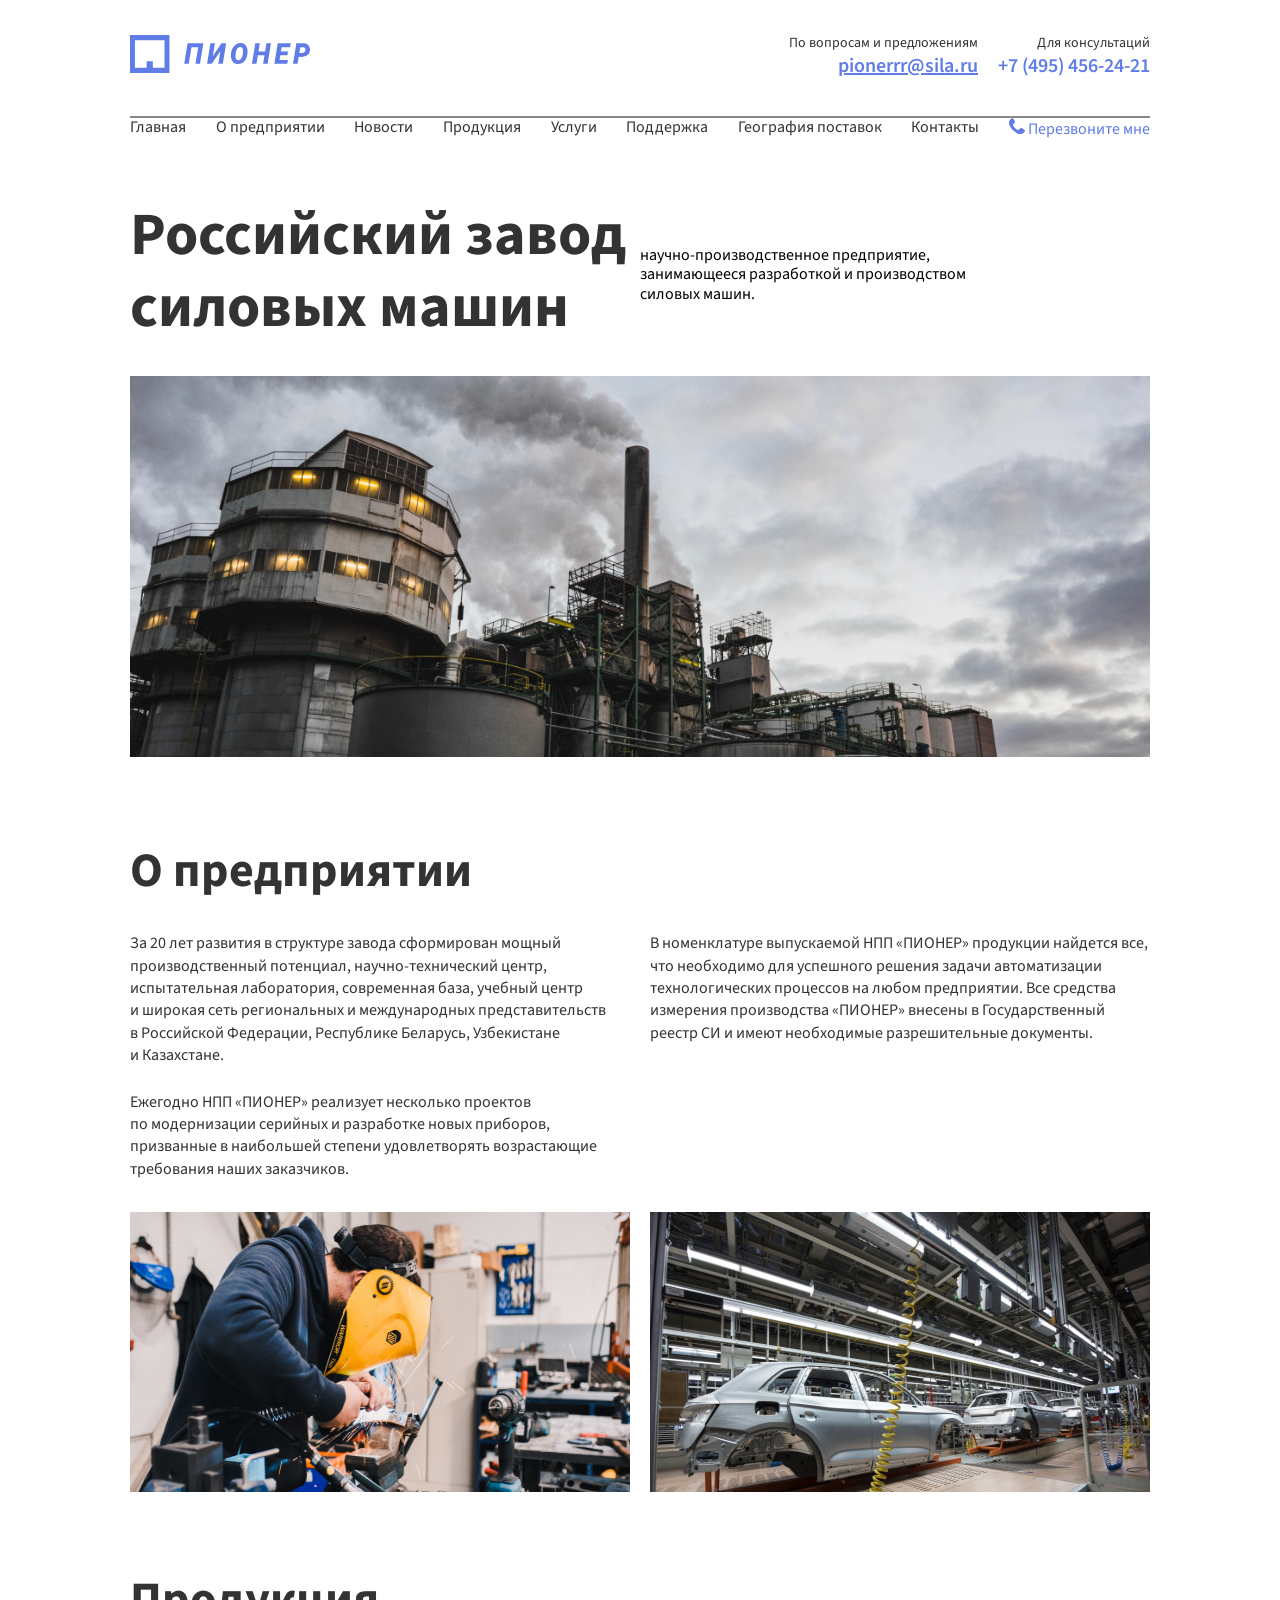
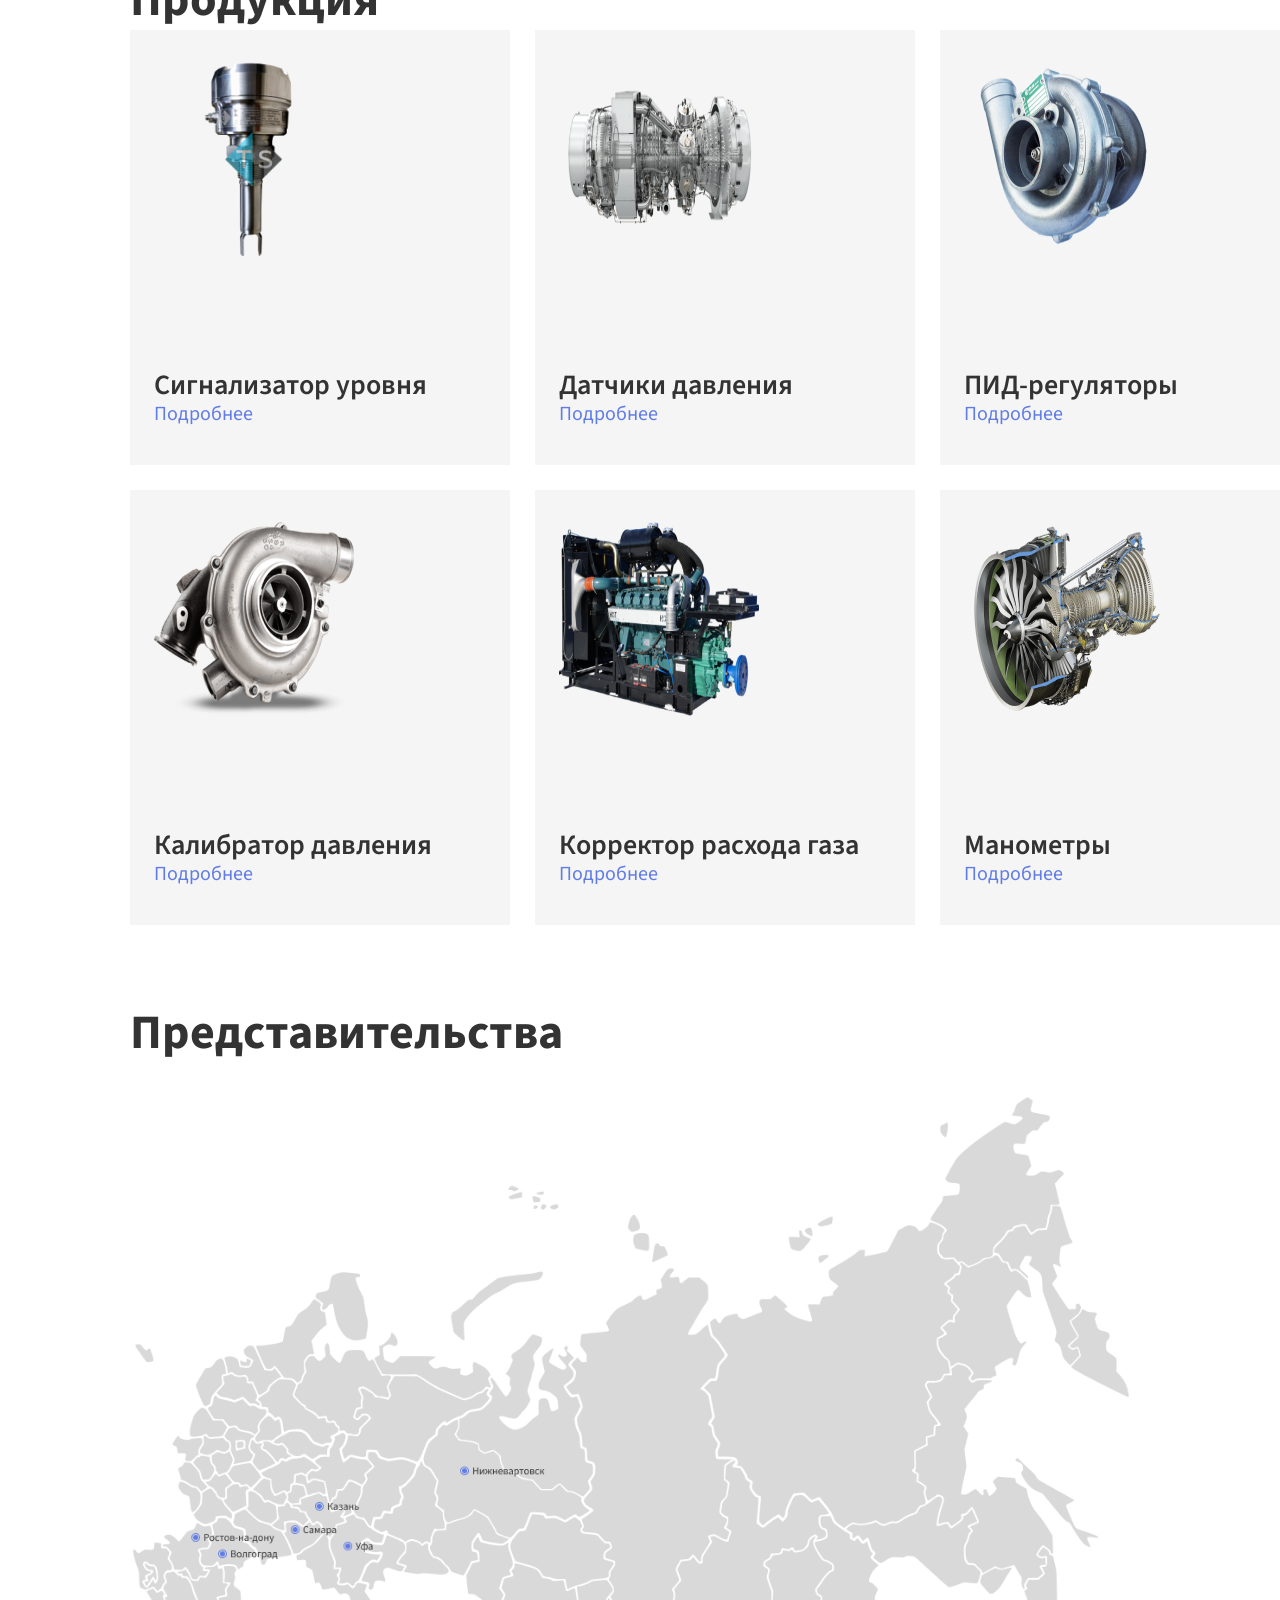
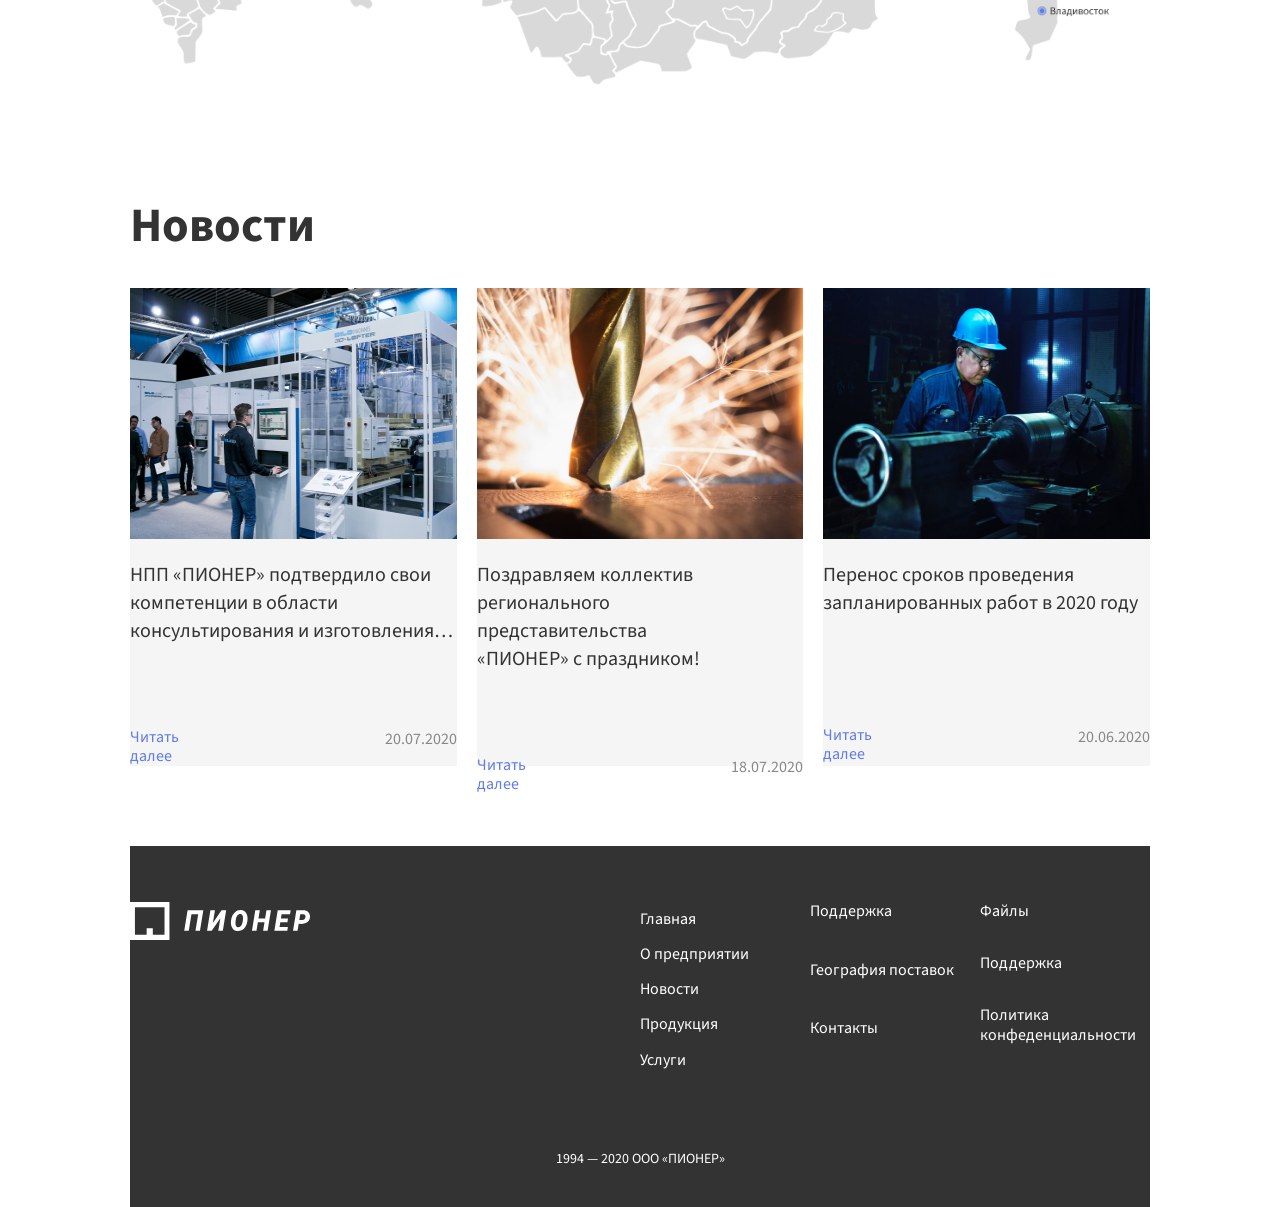
<file: src/index.html>
<!DOCTYPE html>
<html lang="en">
  <head>
    <meta charset="UTF-8" />
    <meta name="viewport" content="width=device-width, initial-scale=1.0" />
    <link rel="stylesheet" href="./css/style.css" />
    <link rel="preconnect" href="https://fonts.googleapis.com" />
    <link rel="preconnect" href="https://fonts.gstatic.com" crossorigin />
    <link
      href="https://fonts.googleapis.com/css2?family=Source+Sans+3:ital,wght@0,200..900;1,200..900&display=swap"
      rel="stylesheet"
    />
    <title>Pioner</title>
  </head>
  <body>
    <header>
      <div class="container">
        <div class="logo_email_divider">
          <img class="logo_header" src="./public/logo_header.svg" alt="Logo" />
          <div class="contact_header">
            <div class="email_number_divider">
              <div class="email_divider">
                <p class="email_contact">По вопросам и предложениям</p>
                <a class="email" href="email" type="email">pionerrr@sila.ru</a>
              </div>
              <div class="number_contact">
                <p class="consultant_text">Для консультаций</p>
                <a class="number" href="tel:+7 (495) 456-24-21"
                  >+7 (495) 456-24-21</a
                >
              </div>
            </div>
          </div>
        </div>
        <div class="container">
          <div class="header_line"></div>
        </div>
        <div class="container">
          <nav class="nav_header">
            <a class="link_header" href="#">Главная</a>
            <a class="link_header" href="#">О предприятии</a>
            <a class="link_header" href="#">Новости</a>
            <a class="link_header" href="#">Продукция</a>
            <a class="link_header" href="#">Услуги</a>
            <a class="link_header" href="#">Поддержка</a>
            <a class="link_header" href="#">География поставок</a>
            <a class="link_header" href="#">Контакты</a>

            <div class="mobile_call_divider">
              <img class="call_svg" src="./public/phone.svg" alt="call_svg" />
              <a class="call_us_link" href="tel:+7 (495) 456-24-21"
                >Перезвоните мне</a
              >
            </div>
          </nav>
        </div>
      </div>
    </header>

    <main>
      <section class="main_section">
        <div class="container">
          <div class="fabrik_divider">
            <div class="fabrik_text_title">
              <div class="fabrik_mobile_divider_h1">
                <h1 class="fabrik_h1">Российский завод силовых машин</h1>
              </div>
              <div class="fabrik_p_divider_mobile" id="fabrik_p_divider_mobile">
                <p class="fabrik_p" id="fabrik_p">
                  научно-производственное предприятие, занимающееся разработкой
                  и производством силовых машин.
                </p>
              </div>
            </div>
          </div>

          <img
            class="fabrik_img"
            src="./public/ehud-neuhaus-wW5854gAm1c-unsplash 1.png"
            alt="fabrik"
          />

          <div class="about_the_company_divider">
            <h2 class="company_title">О предприятии</h2>
            <div class="company_info">
              <p class="company_text">
                За 20 лет развития в структуре завода сформирован мощный
                производственный потенциал, научно-технический центр,
                испытательная лаборатория, современная база, учебный центр
                и широкая сеть региональных и международных представительств
                в Российской Федерации, Республике Беларусь, Узбекистане
                и Казахстане.
              </p>
              <p class="company_text">
                В номенклатуре выпускаемой НПП «ПИОНЕР» продукции найдется все,
                что необходимо для успешного решения задачи автоматизации
                технологических процессов на любом предприятии. Все средства
                измерения производства «ПИОНЕР» внесены в Государственный реестр
                СИ и имеют необходимые разрешительные документы.
              </p>
              <p class="company_text_3">
                Ежегодно НПП «ПИОНЕР» реализует несколько проектов
                по модернизации серийных и разработке новых приборов, призванные
                в наибольшей степени удовлетворять возрастающие требования наших
                заказчиков.
              </p>
            </div>
          </div>
          <div class="fabric_info_img">
            <img
              class="fabric_img"
              src="./public/aurelien-romain-DB_q6rPFnBM-unsplash 1.jpg"
              alt="fabrik_img"
            />
            <img
              class="fabric_img"
              src="./public/carlos-aranda-QMjCzOGeglA-unsplash 1.jpg"
              alt="fabrik_img"
            />
          </div>

          <div class="products_info">
            <h2 class="products_title">Продукция</h2>
            <div class="product_info_img_group">
              <div class="product_card">
                <img
                  class="product_img"
                  src="./public/06c66ef48d3d590545623cb662541761 1.png"
                  alt="product_img"
                />
                <p class="productcard_text">Сигнализатор уровня</p>
                <a href="#" class="more_details_product">Подробнее</a>
              </div>
              <div class="product_card">
                <img
                  class="product_img"
                  src="./public/title-aero 1.png"
                  alt="product_img"
                />
                <p class="productcard_text">Датчики давления</p>
                <a href="#" class="more_details_product">Подробнее</a>
              </div>
              <div class="product_card">
                <img
                  class="product_img"
                  src="./public/kamaz(1).png"
                  alt="product_img"
                />
                <p class="productcard_text">ПИД-регуляторы</p>
                <a href="#" class="more_details_product">Подробнее</a>
              </div>
              <div class="product_card">
                <img
                  class="product_img"
                  src="./public/turbo.png"
                  alt="product_img"
                />
                <p class="productcard_text">Калибратор давления</p>
                <a href="#" class="more_details_product">Подробнее</a>
              </div>
              <div class="product_card">
                <img
                  class="product_img"
                  src="./public/main-slide-power.png"
                  alt="product_img"
                />
                <p class="productcard_text">Корректор расхода газа</p>
                <a href="#" class="more_details_product">Подробнее</a>
              </div>
              <div class="product_card">
                <img
                  class="product_img"
                  src="./public/engine.png"
                  alt="product_img"
                />
                <p class="productcard_text">Манометры</p>
                <a href="#" class="more_details_product">Подробнее</a>
              </div>
            </div>

            <div class="representative_offices">
              <h2 class="representative_offices_title">Представительства</h2>
              <img
                class="representative_offices_img"
                src="./public/map.png"
                alt="representative_offices_map"
              />
            </div>
            <div class="news_divider">
              <h2 class="news_title">Новости</h2>
              <div class="news_image_group">
                <div class="card">
                  <img
                    class="news_card_img"
                    src="./public/jonas-morgner-F7u5fL11Lt0-unsplash 1.jpg"
                    alt="news_img"
                  />
                  <p class="news_card_text">
                    НПП «ПИОНЕР» подтвердило свои компетенции в области<br />
                    консультирования и изготовления…
                  </p>
                  <div class="read_more_data">
                    <a class="read_more" href="#">Читать далее</a>
                    <p class="read_more_date">20.07.2020</p>
                  </div>
                </div>
                <div class="card">
                  <img
                    class="news_card_img"
                    src="./public/greg-rosenke-xoxnfVIE7Qw-unsplash 1.jpg"
                    alt="news_img"
                  />
                  <p class="news_card_text">
                    Поздравляем коллектив регионального<br />
                    представительства <br />«ПИОНЕР» с праздником!
                  </p>
                  <div class="read_more_data">
                    <a class="read_more" href="#">Читать далее</a>
                    <p class="read_more_date">18.07.2020</p>
                  </div>
                </div>
                <div class="card">
                  <img
                    class="news_card_img"
                    src="./public/rafael-juarez-hTUdXgbhd3o-unsplash 1.jpg"
                    alt="news_img"
                  />
                  <p class="news_card_text">
                    Перенос сроков проведения запланированных работ в 2020 году
                  </p>
                  <div class="read_more_data_3">
                    <a class="read_more" href="#">Читать далее</a>
                    <p class="read_more_date">20.06.2020</p>
                  </div>
                </div>
              </div>
            </div>
          </div>
        </div>
      </section>
    </main>
    <footer>
      <div class="container">
        <div class="footer_divider">
          <img
            class="footer_logo"
            src="./public/logo_footer.svg"
            alt="footer_logo"
          />
          <nav class="footer_nav">
            <div class="footer_link_1">
              <a class="footer_link" href="#">Главная</a>
              <a class="footer_link" href="#">О&nbsp;предприятии</a>
              <a class="footer_link" href="#">Новости</a>
              <a class="footer_link" href="#">Продукция</a>
              <a class="footer_link" href="#">Услуги</a>
            </div>

            <div class="footer_nav_2">
              <a class="footer_link_2" href="#">Поддержка</a>
              <a class="footer_link_2" href="#">География поставок</a>
              <a class="footer_link_2" href="#">Контакты</a>
            </div>
            <div class="footer_nav_3">
              <a class="footer_link_3" href="#">Файлы</a>
              <a class="footer_link_3" href="#">Поддержка</a>
              <a class="footer_link_3" href="#">Политика конфеденциальности</a>
            </div>
          </nav>
        </div>
        <p class="company_footer_text">1994 — 2020 ООО «ПИОНЕР»</p>
      </div>
    </footer>
  </body>
</html>
</file>
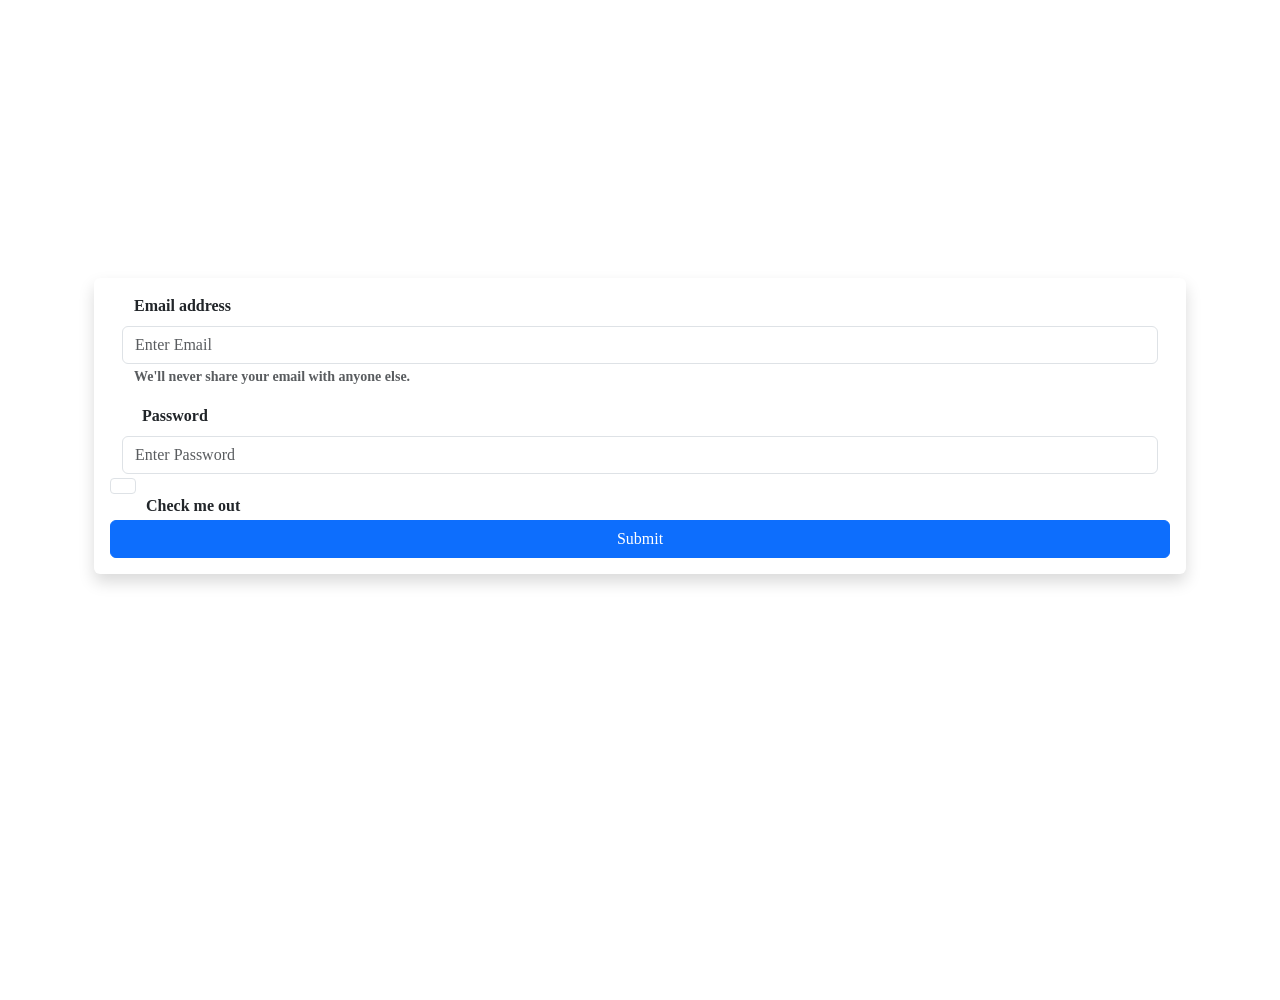
<file: play_video_site/login.html>
<!doctype html>
<html lang="en">
  <head>
    <meta charset="utf-8">
    <meta name="viewport" content="width=device-width, initial-scale=1">
    <title>Login</title>
    <link href="https://cdn.jsdelivr.net/npm/bootstrap@5.3.3/dist/css/bootstrap.min.css" rel="stylesheet" integrity="sha384-QWTKZyjpPEjISv5WaRU9OFeRpok6YctnYmDr5pNlyT2bRjXh0JMhjY6hW+ALEwIH" crossorigin="anonymous">
  </head>
  <style>   
    * {
    margin: 0 auto;
    padding: 0 auto;
    box-sizing: border-box;
}

body {
    font-family: "Source Sans 3", serif;
    font-optical-sizing: auto;
    font-weight: 600;
    font-style: normal;
    
    margin-bottom: 100px;
}
.header_divider_users{
    width: 100%;
    height: 40px;
    margin-top: 0;
}

.icon_text_divider{
    width: 100%;
    display: flex;
    justify-content:start;
    align-items: center;
    padding-top:20px;

}
.login_text_header{
    font-size: 18px;
    text-decoration: none;
    color: #ffffff;
    cursor: pointer;
}
.container {
    width: 100%;
}
.user_divider{
    width: 100%;
   justify-content: start;
   text-align: start;
   align-items: start;
}
.profile_img_divider {
    width: 20%;
    height: 20%;
    border-radius: 50%;
    object-fit: cover;
   margin-left: 20px;
   justify-content: start;
   align-items: start;
}

.profile_image {
    width: 100%;
    height: 100%;
    border-radius: 50%;
}

.profile_and_btn {
    display: flex;

}

.profile_info_divider {
    display: block;
    justify-content: start;
    align-items: start;
  

}

.edit_profile_btn_divider {
    display: flex;
    gap: 10px;
    margin-top: 10px;
    text-align: center;
}

.profile_edit_btn {
    height: 35px;
    border-radius: 10px;
    padding: 10px 20px;
    text-align: center;
    background: rgba(74, 74, 74, 0.925);
    color: #ffffff;
    font-size: 12px;
    font-weight: bold;
    align-items: center;
    justify-content: center;
    text-align: start;
    border: none;
    cursor: pointer;
}

.profile_name {
    font-size: 18px;
    text-decoration: none;
    color: black;
    font-weight: bold;
    cursor: pointer;
    line-height: 5px;
}

.name_and_icon {
    margin: 0;
    width: 100px;
    display: flex;
    cursor: pointer;
    justify-content: start;
    align-items: center;
    text-align: center;
}

.profile_info_text_divider {
    display: block;
    margin-left: 0;
}

.profile_info_text {
    font-size: 14px;
    display: block;
    margin: 5px 20px;
    font-weight: bold;
    
}
.news_input_profile{
    margin-top: 20px;
    margin-left: 20px;
}
label{
    margin-left: 20px;
}
.line_user{
    width: 100%;
    height: 1px;
    border: 1px solid #ccc;
    margin-top: 20px;
}
.post_wiew_number{
  width: 100%;
    justify-content: center;
    display: flex;
    font-size: 14px;
    text-align: center;
    align-items:center;
    margin-top: 10px;
}

.post_icon{
    width: 100%;
    display: flex;
    justify-content: center;
    align-items:center;
    margin-top: 10px;
}

.post_img_divider{
    width: 100%;
    margin-top: 10px;
    gap: 3px;
    display: grid;
    grid-template-columns: repeat(3,4fr);
    text-align: center;
    align-items: center;
}

.post_image{
    width:100%;
    height: 150px;
    object-fit: cover;
    
}


  </style>
  <body>

    <form class="container-sm" action="index.html" method="html">
        <div class="container-fluid form-group mb-3 w-100 d-flex justify-content-center align-items-center" style="min-height: 100vh;">
            <div class="container-fluid shadow p-3 mb-5 bg-white rounded">
        <div  class="container-fluid mb-3">
          <label class="container-fluid form-label form_login" for="exampleInputEmail1">Email address</label>
          <input class="container-fluid form-control form_login w-100" type="email" id="exampleInputEmail1" aria-describedby="emailHelp" placeholder="Enter Email" required>
          <small  id="emailHelp" class="container-fluid form-text text-muted">We'll never share your email with anyone else.</small>
        </div>
        <div class="container-fluid form-group">
          <label class="form-label form_login" for="exampleInputPassword1">Password</label>
          <input type="password" class="container-fluid form-control form_login w-100" style="width: 350px;" id="exampleInputPassword1" placeholder="Enter Password" required>
        </div>
        <div class="container-fluid form-check">
          <input type="checkbox" class="container-fluid form-check-input" id="exampleCheck1" required>
          <label class=" container-fluid" for="exampleCheck1">Check me out</label>
        </div>
        <button type="submit" class="container-fluid btn btn-primary">Submit</button>
      </div>
        </div>
      </form>
    <script src="https://cdn.jsdelivr.net/npm/@popperjs/core@2.11.8/dist/umd/popper.min.js" integrity="sha384-I7E8VVD/ismYTF4hNIPjVp/Zjvgyol6VFvRkX/vR+Vc4jQkC+hVqc2pM8ODewa9r" crossorigin="anonymous"></script>
    <script src="https://cdn.jsdelivr.net/npm/bootstrap@5.3.3/dist/js/bootstrap.min.js" integrity="sha384-0pUGZvbkm6XF6gxjEnlmuGrJXVbNuzT9qBBavbLwCsOGabYfZo0T0to5eqruptLy" crossorigin="anonymous"></script>
    <script src="https://cdn.jsdelivr.net/npm/bootstrap@5.3.3/dist/js/bootstrap.bundle.min.js" integrity="sha384-YvpcrYf0tY3lHB60NNkmXc5s9fDVZLESaAA55NDzOxhy9GkcIdslK1eN7N6jIeHz" crossorigin="anonymous"></script>
  </body>
</html>
</file>
<file: src/css/style.css>
* {
    margin: 0;
    padding: 0;
    box-sizing: border-box;
}

body {
    margin: 0 130px 0 130px;
    padding: 0 auto;
    font-family: "Source Sans 3", serif;
}

.container {
    width: 100%;
    margin: 0 auto;
}

.logo_header {
    height: 38px;
    margin: 35px 0 0 0;
}

.logo_email_divider {
    display: flex;
    justify-content: space-between;

}

.email_number_divider {
    margin: 35px 0 0 0;
    display: flex;
    column-gap: 20px;
    text-align: end;
}

.email_contact {
    font-size: 14px;
    font-weight: 400;
    line-height: 16.8px;
    text-align: right;
    color: #333333;
}

.email {
    font-size: 20px;
    font-weight: 600;
    line-height: 28.48px;
    text-align: right;
    text-decoration: underline;
    color: #607CE6;
}

.email:active {
    color: #333333;
}

.consultant_text {
    font-size: 14px;
    font-weight: 400;
    line-height: 16.8px;
    text-align: right;
    color: #333333;
}

.number {
    font-size: 20px;
    font-weight: 600;
    line-height: 28.48px;
    text-align: right;
    text-decoration: none;
    color: #607CE6;
}

.number:active {
    color: #333333;
}

.header_line {
    border: 1px solid #888888;
    margin: 36px 0 0 0;
}


.nav_header {
    display: flex;
    justify-content: space-between;
}




.link_header {
    text-decoration: none;
    font-size: 16px;
    line-height: 19.2px;
    color: #333333;


}

.link_header:active {
    color: #607CE6;

}

.call_svg {
    width: 16px;
    height: 16px;

}


.call_us_link:active {
    color: #333333;
}


.call_us_link {
    font-size: 16px;
    line-height: 19.2px;
    font-weight: 400;
    color: #607CE6;
    text-decoration: none;
}

.fabrik_text_title {
    display: grid;
    grid-template-columns: repeat(2, 2fr);
}

.fabrik_h1 {
    font-family: "Source Sans 3", serif;
    height: 144px;
    font-size: 60px;
    font-weight: 700;
    line-height: 72px;
    color: #333333;
    margin: 60px 0 0 0;
}

.fabrik_p {

    width: 379px;
    height: 94px;
    font-size: 16px;
    font-weight: 400;
    line-height: 19.2px;
    font-family: "Source Sans 3", serif;
    margin: 106px 0 0 0;
}

.fabrik_img {
    width: 100%;
    margin-top: 32px;

}

.company_title {
    font-size: 48px;
    line-height: 57.6px;
    font-weight: 700px;
    color: #333333;
    margin-top: 80px;
}

.company_info {
    display: grid;
    margin-top: 32px;
    grid-template-columns: repeat(2, 1fr);
    column-gap: 20px;
}



.company_text {
    font-size: 16px;
    line-height: 22.4px;
    font-weight: 400;
    color: #333333;
    font-family: "Source Sans 3", serif;
}

.company_text_3 {
    font-size: 16px;
    line-height: 22.4px;
    font-weight: 400;
    color: #333333;
    margin-top: 24px;
    font-family: "Source Sans 3", serif;
}

.fabric_info_img {
    display: grid;
    grid-template-columns: repeat(2, 1fr);
    column-gap: 20px;
    margin-top: 32px;
}

.fabric_img {
    width: 100%;
    height: 280px;
}

.products_title {
    font-size: 48px;
    font-weight: 700;
    line-height: 57.6px;
    color: #333333;
    margin-top: 80px;

}

.product_info_img_group {
    display: grid;
    grid-template-columns: repeat(3, 1fr);
    gap: 25px;
    width: 100%;

}

.product_img {
    width: 200px;
    height: 194px;
    margin: 32px 0 0 24px;
}

.product_card {
    width: 100%;
    background-color: #F5F5F5;
    width: 380px;
    height: 435px;
}

.productcard_text {
    font-size: 28px;
    font-weight: 600;
    line-height: 33.6px;
    color: #333333;
    margin: 107px 0 0 24px;
}

.more_details_product {
    font-size: 20px;
    font-weight: 400;
    line-height: 24px;
    color: #607CE6;
    text-decoration: none;
    margin: 12px 0 0 24px;
}

.representative_offices_title {
    font-size: 48px;
    font-weight: 700;
    line-height: 57.6px;
    color: #333333;
    margin-top: 80px;
}

.representative_offices_img {
    width: 100%;
    margin-top: 32px;
}

.news_title {
    font-size: 48px;
    line-height: 57.6px;
    font-weight: 700;
    color: #333333;
    margin-top: 80px;
}

.news_image_group {
    width: 100%;
    display: grid;
    grid-template-columns: repeat(3, 1fr);
    margin-top: 32px;
    column-gap: 20px;
}

.card {
    display: block;
    height: 478px;
    background-color: #F5F5F5;
}

.news_card_img {
    width: 100%;
    height: 251px;
}

.news_card_text {
    font-size: 20px;
    font-weight: 400;
    line-height: 28px;
    color: #333333;
    margin-top: 16px;
}

.read_more_data {
    display: flex;
    column-gap: 183px;
    margin-top: 83px;
    
}

.read_more {
    font-size: 16px;
    line-height: 19.2px;
    font-weight: 400;
    text-decoration: none;
    color: #607CE6;
}

.read_more_date {
    font-size: 16px;
    line-height: 22.4px;
    font-weight: 400;
    color: #888888;
    
}

.read_more_data_3 {
    display: flex;
    column-gap: 183px;
    margin-top: 109px;
}

footer {
    width: 100%;
    height: 361px;
    background-color: #333333;

}

.footer_divider {
    display: grid;
    grid-template-columns: repeat(2, 2fr);
    margin-top: 80px;
}

.footer_nav {
    display: grid;
    grid-template-columns: repeat(3, 5fr);
    margin-top: 56px;
}


.footer_link {
    font-size: 16px;
    font-weight: 400;
    color: #FFFFFF;
    text-decoration: none;
    line-height: 35.2px;

}

.footer_link_2 {
    font-size: 16px;
    font-weight: 400;
    color: #FFFFFF;
    text-decoration: none;
    line-height: 19.2px;

}

.footer_nav_3 {
    font-size: 16px;
    font-weight: 400;
    color: #FFFFFF;
    text-decoration: none;
    line-height: 19.2px;

}

.footer_link_1 {
    display: grid;
    grid-template-columns: repeat(5fr);
}

.footer_nav_2 {
    display: grid;
    grid-template-columns: repeat(3fr);
}

.footer_link_3 {
    display: block;
    text-decoration: none;
    font-size: 16px;
    line-height: 19.2px;
    font-weight: 400;
    color: #FFFFFF;

}

.footer_nav_3 {
    display: grid;
    grid-template-columns: repeat(3fr);
}

.footer_logo {
    margin-top: 56px;
}

.company_footer_text {
    font-size: 14px;
    line-height: 16.8px;
    font-weight: 400;
    color: #FFFFFF;
    text-align: center;
    margin-top: 73px;
}





/* ------------Tablet View------------ */
@media only screen and (min-width: 768px) and (max-width:1100px) {
    * {
        margin: 0;
        padding: 0;
        box-sizing: border-box;
    }

    body {
        font-family: "Source Sans 3", serif;
    }

    .container {
        width: 100%;

    }

    .logo_header {
        width: 100px;
        height: 50px;
        margin-top: 0;
    }

    .number_contact {
        margin-top: 10px;
    }

    .nav_header {
        display: grid;
        grid-template-columns: repeat(1, 8fr);
    }

    .email_number_divider {
        display: grid;
        grid-template-columns: repeat(1, 1fr);
        margin-top: 0;
    }

    .mobile_call_divider {
        display: flex;
        justify-content: end;
    }

    .link_header:active {
        color: #607CE6;
    }

    .header_line {
        margin-top: 0;
    }

    .fabrik_divider {
        display: block;
    }

    .fabrik_h1 {
        font-size: 25px;
        font-weight: bold;
        line-height: 35px;
    }

    .fabrik_p {
        font-size: 12px;
        line-height: 19.2px;
        font-weight: 400;
        justify-content: center;
        text-align: center;
        align-items: center;
    }

    .fabrik_img {
        width: 100%;
    }

    .company_title {
        line-height: 19.2px;
        font-size: 35px;
        font-weight: bold;
        text-align: center;
    }

    .fabric_info_img {
        display: grid;
        grid-template-columns: repeat(1, 1fr);
        margin-top: 30px;
        gap: 20px;
    }

    .product_img {
        justify-content: center;
    }

    .products_title {
        font-size: 35px;
        margin-top: 60px;
        text-align: center;
    }

    .product_info_img_group {
        display: grid;
        grid-template-columns: repeat(1, 1fr);
        margin-top: 32px;

    }

    .representative_offices_title {
        text-align: center;
        font-size: 35px;
        margin-top: 60px;
    }

    .representative_offices_img {
        width: 100%;
        margin-top: 32px;
    }

    .news_title {
        text-align: center;
        font-size: 35px;
        margin-top: 60px;
    }

    .news_image_group {
        display: grid;
        grid-template-columns: repeat(1, 1fr);
        gap: 20px;
    }

    .footer_logo {
        width: 100px;

        margin-top: 0;
    }

    .footer_divider {
        margin-top: 0;
    }

    .footer_nav {
        display: block;
        margin-top: 20px;
        text-align: end;

    }


    .company_footer_text {
        margin-top: 10px;
        text-align: start;
    }
}

/* ------Mobile View--------- */

@media only screen and (min-width: 280px) and (max-width:768px) {


    * {
        margin: 0;
        padding: 0;
        box-sizing: border-box;
    }

    body {
        font-family: "Source Sans 3", serif;
    }

    .container {
        width: 100%;

    }

    .logo_header {
        width: 35px;
        height: 35px;
        margin-top: 0;
    }

    .email_number_divider {
        margin-top: 0;
        display: block;
    }

    .email_contact {
        font-size: 5px;
        font-weight: 400;
        line-height: 8.2px;
    }

    .email {
        font-size: 8px;
        font-weight: 400;
        line-height: 8.2px;
    }

    .consultant_text {
        font-size: 5px;
        font-weight: 400;
        line-height: 8.2px;
    }

    .number {
        font-size: 8px;
        font-weight: 400;
        line-height: 8.2px;
    }

    .header_line {
        width: 100%;
        margin-top: 0;
    }

    .nav_header {
        display: grid;
        grid-template-columns: 9, 1fr;
    }

    .link_header {
        font-size: 8px;
        line-height: 8.2px;

    }

    .link_header:active {
        color: #607CE6;
    }

    .call_svg {
        width: 10px;
        height: 10px;
    }

    .call_us_link {
        font-size: 8px;
        font-weight: 500;
        line-height: 8.2px;
    }

    .fabrik_text_title {
        margin-top: 0;
        display: block;
    }

    .fabrik_h1 {
        width: 100%;
        height: 5px;
        font-size: 7px;
        font-weight: bold;
        line-height: 10.2px;
        margin-top: 5px;
        text-align: center;
    }

    #fabrik_p {
        width: 100%;
        height: 15px;
        font-size: 5px;
        font-weight: 400;
        line-height: 8.2px;
        margin-top: 10px;
    }

    .fabrik_img {
        width: 100%;
        margin-top: 10px;
    }

    .company_title {
        width: 100%;
        height: 2px;
        font-size: 10px;
        line-height: 8.2px;
        font-weight: bold;
        margin-top: 2px;
        text-align: center;
    }

    .company_info {
        display: block;
        margin-top: 5px;
    }

    .company_text {
        font-size: 5px;
        font-weight: 400;
        line-height: 8.2px;
        margin-top: 10px;
    }

    .company_text_3 {
        font-size: 5px;
        font-weight: 400;
        line-height: 8.2px;
        margin-top: 5px;
    }

    .fabric_info_img {
        display: block;
        margin-top: 10px;
    }

    .fabric_img {
        width: 100%;
        height: 80px;
    }

    .products_info {
        display: block;
        margin-top: 5px;
    }

    .products_title {
        font-size: 10px;
        font-weight: bold;
        line-height: 10.2px;
        margin-top: 0;
        text-align: center;
    }

    .product_info_img_group {
        display: block;
        margin-top: 5px;
    }

    .product_card {
        width: 100%;
        height: 120px;
        margin-top: 5px;

    }

    .product_img {
        width: 50px;
        height: 50px;
        margin: 3px 35px 0 35px;
    }

    .productcard_text {
        font-size: 10px;
        font-weight: bold;
        line-height: 10.2px;
        margin-top: 15px;

    }

    .more_details_product {
        font-size: 12px;
        font-weight: 400;
        line-height: 10.2px;
        margin-top: 5px;
    }

    .representative_offices {
        margin-top: 0;
    }

    .representative_offices_title {
        font-size: 10px;
        font-weight: bold;
        line-height: 10.2px;
        margin-top: 10px;
        text-align: center;
    }

    .representative_offices_img {
        width: 100%;
        margin-top: 10px;
    }

    .news_divider {
        margin-top: 0;
    }

    .news_title {
        text-align: center;
        font-size: 10px;
        font-weight: bold;
        line-height: 10.2px;
        margin-top: 10px;
    }

    .news_image_group {
        display: block;
        margin-top: 5px;
    }

    .card {
        width: 100%;
        height: 200px;

    }

    .news_card_img {
        width: 100%;
        height: 100px;
        margin-top: 5px;
    }

    .news_card_text {
        text-align: center;
        font-size: 8px;
        line-height: 10.2px;
        font-weight: 400;
        margin-top: 3px;
    }

    .read_more_data {
        margin-top: 5px;
        display: block;
        font-size: 8px;
        line-height: 10.2px;
        margin-top: 5px;
        
    }

    .read_more {
        font-size: 8px;
        line-height: 10.2px;
        font-weight: 400;
        margin-top: 3px;
    }

    .read_more_date {
        display: block;
        font-size: 8px;
        line-height: 10.2px;
        margin-top: 5px;
        
    }

    .read_more_data_3 {
        display: block;
        font-size: 8px;
        line-height: 10.2px;
        font-weight: 400;
        margin-top: 20px;
    }

    .read_more {

        font-size: 8px;
        line-height: 10.2px;
        font-weight: 400;
        margin-top: 3px;

    }

    footer {
        display: block;
        width: 100%;
        height: 100px;
        margin-top: 0;
    }

    .footer_divider {
        display: block;
        margin-top: 0;
    }

    .footer_logo {
        width: 50px;
        margin-top: 0;
    }

    .footer_nav {
        display: grid;
        grid-template-columns: 1, 11fr;
        margin-top: 0;
    }

    .footer_link {
        font-size: 3px;
        font-weight: bold;
        line-height: 10.2px;
        margin-top: 0;
       
    }

    .footer_nav_2 {
        display: block;
        margin-top: 3px;
    }

    .footer_link_2 {
        display: block;
        font-size: 3px;
        line-height: 10.2px;
        font-weight: bold;

    }

    .footer_nav_3 {
        display: block;
        margin-top: 3px;
        margin-left: 2px;
    }

    .footer_link_3 {
        display: block;
        text-decoration: none;
        font-size: 3px;
        line-height: 10.2px;
        font-weight: bold;
        color: #FFFFFF;

    }

    .company_footer_text {
        font-size: 5px;
        margin-top: 0;
    }

}
</file>
